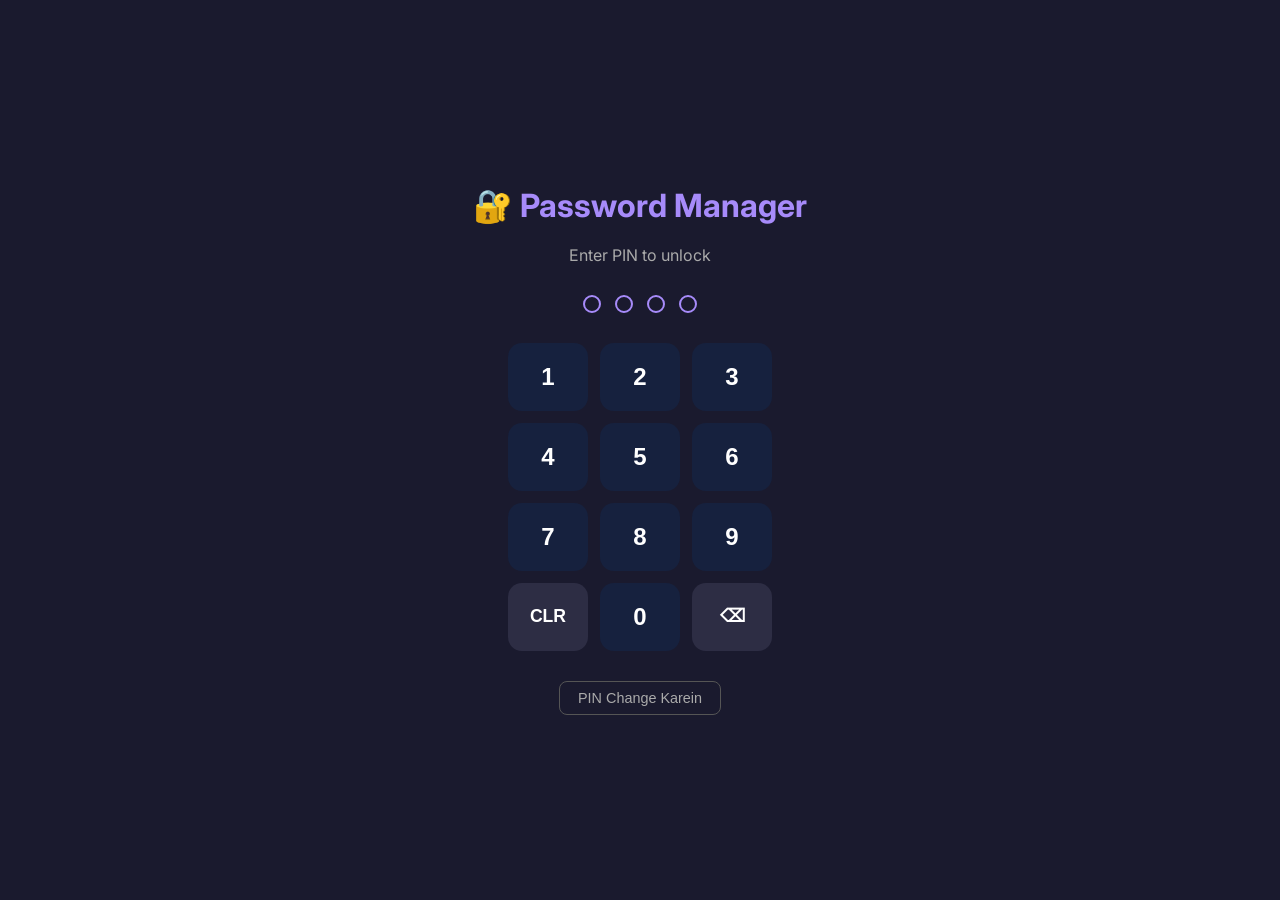
<file: index.html>
<!DOCTYPE html>
<html lang="en">
<head>
    <meta charset="UTF-8">
    <meta name="viewport" content="width=device-width, initial-scale=1.0">
    <title>Password Manager - RAJAT</title>
    <style>
        @import url('https://fonts.googleapis.com/css2?family=Inter:wght@400;500;600;700&display=swap');
        * { box-sizing: border-box; margin: 0; padding: 0; }
        body { font-family: 'Inter', 'Segoe UI', sans-serif; background: #1a1a2e; color: #eee; min-height: 100vh; font-size: 15px; }

        /* PIN SCREEN */
        #pin-screen {
            display: flex; flex-direction: column; align-items: center;
            justify-content: center; height: 100vh; gap: 20px;
        }
        #pin-screen h2 { font-size: 2rem; color: #a78bfa; font-weight: 700; }
        #pin-screen p { color: #aaa; font-size: 1rem; }
        #pin-dots { display: flex; gap: 14px; margin: 10px 0; }
        .dot {
            width: 18px; height: 18px; border-radius: 50%;
            border: 2px solid #a78bfa; background: transparent;
            transition: background 0.2s;
        }
        .dot.filled { background: #a78bfa; }
        #pin-keypad { display: grid; grid-template-columns: repeat(3, 80px); gap: 12px; }
        .key {
            height: 68px; border-radius: 14px; border: none;
            background: #16213e; color: #fff; font-size: 1.5rem; font-weight: 600;
            cursor: pointer; transition: background 0.15s;
        }
        .key:hover { background: #a78bfa; }
        .key.del { background: #2d2d44; font-size: 1.1rem; }
        #pin-error { color: #f87171; font-size: 1rem; display: none; }
        #change-pin-btn {
            margin-top: 10px; background: none; border: 1px solid #555;
            color: #aaa; padding: 8px 18px; border-radius: 8px; cursor: pointer; font-size: 0.9rem;
        }
        #change-pin-btn:hover { border-color: #a78bfa; color: #a78bfa; }

        /* MAIN APP */
        #app { display: none; padding: 20px; max-width: 1200px; margin: 0 auto; }
        .topbar {
            display: flex; justify-content: space-between; align-items: center;
            padding: 16px 24px; background: #16213e; border-radius: 12px;
            margin-bottom: 20px; box-shadow: 0 2px 10px rgba(0,0,0,0.3);
        }
        .topbar h1 { font-size: 1.4rem; color: #a78bfa; font-weight: 700; }
        .topbar-actions { display: flex; gap: 10px; }
        .btn {
            padding: 9px 18px; border-radius: 8px; border: none;
            cursor: pointer; font-size: 0.95rem; font-weight: 600; transition: all 0.15s;
        }
        .btn-primary { background: #a78bfa; color: #fff; }
        .btn-primary:hover { background: #8b5cf6; }
        .btn-danger { background: #f87171; color: #fff; }
        .btn-danger:hover { background: #ef4444; }
        .btn-ghost { background: #2d2d44; color: #ccc; }
        .btn-ghost:hover { background: #3d3d5a; color: #fff; }
        .btn-sm { padding: 6px 12px; font-size: 0.88rem; }

        /* TABS */
        #tabs-bar {
            display: flex; gap: 8px; flex-wrap: wrap;
            margin-bottom: 16px; align-items: center;
        }
        .tab {
            padding: 9px 20px; border-radius: 20px; border: none;
            background: #2d2d44; color: #aaa; cursor: pointer;
            font-size: 0.95rem; font-weight: 500; transition: all 0.15s;
        }
        .tab.active { background: #a78bfa; color: #fff; }
        .tab:hover:not(.active) { background: #3d3d5a; color: #fff; }
        #add-category-btn {
            padding: 8px 16px; border-radius: 20px; border: 2px dashed #555;
            background: none; color: #888; cursor: pointer; font-size: 0.9rem;
        }
        #add-category-btn:hover { border-color: #a78bfa; color: #a78bfa; }

        /* TABLE */
        .table-wrapper { background: #16213e; border-radius: 12px; overflow: hidden; }
        .table-header {
            display: flex; justify-content: space-between; align-items: center;
            padding: 16px 20px; border-bottom: 1px solid #2d2d44;
        }
        .table-header h3 { font-size: 1.1rem; color: #a78bfa; font-weight: 700; }
        table { width: 100%; border-collapse: collapse; }
        thead th {
            background: #0f3460; padding: 13px 16px;
            text-align: left; font-size: 0.88rem; color: #a78bfa;
            text-transform: uppercase; letter-spacing: 0.05em; font-weight: 700;
        }
        tbody tr { border-bottom: 1px solid #1e1e38; transition: background 0.1s; }
        tbody tr:hover { background: #1e1e38; }
        tbody td {
            padding: 13px 16px; font-size: 1rem;
            cursor: pointer; user-select: none;
        }
        tbody td:last-child { cursor: default; }
        .pass-cell { font-family: 'Courier New', monospace; letter-spacing: 0.08em; font-size: 1rem; }
        .clickable-cell { position: relative; }
        .clickable-cell:hover::after {
            content: '📋';
            position: absolute;
            right: 8px;
            top: 50%;
            transform: translateY(-50%);
            font-size: 0.85rem;
            opacity: 0.5;
        }
        .action-btns { display: flex; gap: 6px; }
        .empty-state {
            text-align: center; padding: 50px; color: #666; font-size: 1rem;
        }

        /* MODAL */
        .modal-overlay {
            display: none; position: fixed; inset: 0;
            background: rgba(0,0,0,0.7); z-index: 100;
            align-items: center; justify-content: center;
        }
        .modal-overlay.open { display: flex; }
        .modal {
            background: #1a1a2e; border: 1px solid #2d2d44;
            border-radius: 16px; padding: 28px; width: 480px;
            max-width: 95vw; max-height: 90vh; overflow-y: auto;
        }
        .modal h3 { font-size: 1.2rem; margin-bottom: 20px; color: #a78bfa; font-weight: 700; }
        .form-group { margin-bottom: 14px; }
        .form-group label { display: block; font-size: 0.9rem; color: #aaa; margin-bottom: 5px; }
        .form-group input, .form-group select {
            width: 100%; padding: 10px 13px; border-radius: 8px;
            border: 1px solid #3d3d5a; background: #16213e;
            color: #fff; font-size: 1rem; outline: none; font-family: 'Inter', sans-serif;
        }
        .form-group input:focus, .form-group select:focus { border-color: #a78bfa; }
        .modal-actions { display: flex; justify-content: flex-end; gap: 10px; margin-top: 20px; }
        #col-fields { display: flex; flex-direction: column; gap: 8px; }
        .col-row {
            display: flex; gap: 8px; align-items: center;
        }
        .col-row input { flex: 1; }
        .col-row button {
            padding: 6px 10px; background: #f87171; border: none;
            border-radius: 6px; color: #fff; cursor: pointer; font-size: 0.9rem;
        }
        #add-col-btn {
            margin-top: 6px; background: none; border: 1px dashed #555;
            color: #888; padding: 8px 14px; border-radius: 6px; cursor: pointer; font-size: 0.9rem;
        }
        #add-col-btn:hover { border-color: #a78bfa; color: #a78bfa; }

        /* BULK ENTRY MODAL */
        #bulk-entry-modal .modal {
            width: 95vw; max-width: 1100px;
        }
        .bulk-table-wrap { overflow-x: auto; margin-bottom: 12px; }
        .bulk-table { width: 100%; border-collapse: collapse; }
        .bulk-table thead th {
            background: #0f3460; padding: 10px 10px;
            color: #a78bfa; font-size: 0.88rem; text-transform: uppercase;
            letter-spacing: 0.04em; white-space: nowrap;
        }
        .bulk-table thead th.row-num-col { width: 36px; text-align: center; color: #666; }
        .bulk-table thead th.del-col { width: 40px; }
        .bulk-table tbody tr { border-bottom: 1px solid #1e1e38; }
        .bulk-table tbody tr:hover { background: #1a1a38; }
        .bulk-table tbody td { padding: 6px 6px; }
        .bulk-table tbody td.row-num { text-align: center; color: #555; font-size: 0.85rem; padding-top: 12px; }
        .bulk-input {
            width: 100%; padding: 8px 10px; border-radius: 6px;
            border: 1px solid #2d2d44; background: #0f1625;
            color: #fff; font-size: 0.95rem; font-family: 'Inter', sans-serif;
            outline: none; min-width: 80px;
        }
        .bulk-input:focus { border-color: #a78bfa; background: #16213e; }
        .bulk-del-btn {
            background: none; border: none; color: #555; font-size: 1.1rem;
            cursor: pointer; padding: 4px 8px; border-radius: 6px; transition: all 0.15s;
        }
        .bulk-del-btn:hover { color: #f87171; background: #2d2d44; }
        #add-bulk-row-btn {
            background: none; border: 1px dashed #555; color: #888;
            padding: 8px 18px; border-radius: 8px; cursor: pointer;
            font-size: 0.9rem; margin-bottom: 4px; transition: all 0.15s;
        }
        #add-bulk-row-btn:hover { border-color: #a78bfa; color: #a78bfa; }
        .bulk-count-info { font-size: 0.85rem; color: #666; margin-left: 10px; }

        .toast {
            position: fixed; bottom: 24px; right: 24px;
            background: #22c55e; color: #fff; padding: 13px 22px;
            border-radius: 10px; font-size: 1rem; font-weight: 600; z-index: 999;
            transform: translateY(60px); opacity: 0; transition: all 0.3s;
        }
        .toast.show { transform: translateY(0); opacity: 1; }
    </style>
</head>
<body>

<!-- PIN SCREEN -->
<div id="pin-screen">
    <h2>🔐 Password Manager</h2>
    <p id="pin-label">Enter PIN to unlock</p>
    <div id="pin-dots">
        <div class="dot" id="d0"></div>
        <div class="dot" id="d1"></div>
        <div class="dot" id="d2"></div>
        <div class="dot" id="d3"></div>
    </div>
    <div id="pin-keypad">
        <button class="key" onclick="pinKey('1')">1</button>
        <button class="key" onclick="pinKey('2')">2</button>
        <button class="key" onclick="pinKey('3')">3</button>
        <button class="key" onclick="pinKey('4')">4</button>
        <button class="key" onclick="pinKey('5')">5</button>
        <button class="key" onclick="pinKey('6')">6</button>
        <button class="key" onclick="pinKey('7')">7</button>
        <button class="key" onclick="pinKey('8')">8</button>
        <button class="key" onclick="pinKey('9')">9</button>
        <button class="key del" onclick="pinKey('clear')">CLR</button>
        <button class="key" onclick="pinKey('0')">0</button>
        <button class="key del" onclick="pinKey('back')">⌫</button>
    </div>
    <div id="pin-error">Galat PIN! Dobara try karein.</div>
    <button id="change-pin-btn" onclick="startChangePin()">PIN Change Karein</button>
</div>

<!-- MAIN APP -->
<div id="app">
    <div class="topbar">
        <h1>🔐 Password Manager</h1>
        <div class="topbar-actions">
            <button class="btn btn-primary" onclick="openBulkAdd()">+ Bulk Entry Add</button>
            <button class="btn btn-ghost" onclick="openAddEntry()">+ Single Entry</button>
            <button class="btn btn-ghost" onclick="openChangePinFromApp()">PIN Change</button>
            <button class="btn btn-danger" onclick="logout()">Lock</button>
        </div>
    </div>
    <div id="tabs-bar">
        <button id="add-category-btn" onclick="openAddCategory()">+ Category</button>
    </div>
    <div class="table-wrapper">
        <div class="table-header">
            <h3 id="current-cat-title">Category</h3>
            <div>
                <button class="btn btn-ghost btn-sm" onclick="openEditCategory()">✏️ Rename</button>
                <button class="btn btn-danger btn-sm" onclick="deleteCategory()">🗑 Delete</button>
            </div>
        </div>
        <div id="table-area"></div>
    </div>
</div>

<!-- TOAST -->
<div class="toast" id="toast"></div>

<!-- ADD/EDIT ENTRY MODAL -->
<div class="modal-overlay" id="entry-modal">
    <div class="modal">
        <h3 id="entry-modal-title">Entry Add Karein</h3>
        <div id="entry-form-fields"></div>
        <div class="modal-actions">
            <button class="btn btn-ghost" onclick="closeModal('entry-modal')">Cancel</button>
            <button class="btn btn-primary" onclick="saveEntry()">Save</button>
        </div>
    </div>
</div>

<!-- ADD CATEGORY MODAL -->
<div class="modal-overlay" id="cat-modal">
    <div class="modal">
        <h3 id="cat-modal-title">Naya Category Banayein</h3>
        <div class="form-group">
            <label>Category Name</label>
            <input type="text" id="cat-name-input" placeholder="e.g. NREGA, Bank, Email">
        </div>
        <div class="form-group">
            <label>Columns (fields) define karein</label>
            <div id="col-fields"></div>
            <button id="add-col-btn" onclick="addColField()">+ Column Add Karein</button>
        </div>
        <div class="modal-actions">
            <button class="btn btn-ghost" onclick="closeModal('cat-modal')">Cancel</button>
            <button class="btn btn-primary" onclick="saveCategory()">Category Banayein</button>
        </div>
    </div>
</div>

<!-- CHANGE PIN MODAL -->
<div class="modal-overlay" id="pin-change-modal">
    <div class="modal">
        <h3>PIN Change Karein</h3>
        <div class="form-group">
            <label>Naya PIN (4 digit)</label>
            <input type="password" id="new-pin-input" maxlength="4" placeholder="0000" inputmode="numeric">
        </div>
        <div class="form-group">
            <label>Confirm PIN</label>
            <input type="password" id="confirm-pin-input" maxlength="4" placeholder="0000" inputmode="numeric">
        </div>
        <div class="modal-actions">
            <button class="btn btn-ghost" onclick="closeModal('pin-change-modal')">Cancel</button>
            <button class="btn btn-primary" onclick="saveNewPin()">PIN Save Karein</button>
        </div>
    </div>
</div>

<!-- BULK ADD ENTRIES MODAL -->
<div class="modal-overlay" id="bulk-entry-modal">
    <div class="modal" style="width:95vw;max-width:1100px;">
        <h3 id="bulk-modal-title">📋 Bulk Entry Add Karein</h3>
        <div class="bulk-table-wrap">
            <table class="bulk-table">
                <thead id="bulk-thead"></thead>
                <tbody id="bulk-tbody"></tbody>
            </table>
        </div>
        <div style="display:flex;align-items:center;gap:12px;margin-bottom:8px;">
            <button id="add-bulk-row-btn" onclick="addBulkRow()">+ Row Add Karein</button>
            <span class="bulk-count-info" id="bulk-count-info"></span>
        </div>
        <div class="modal-actions">
            <button class="btn btn-ghost" onclick="closeModal('bulk-entry-modal')">Cancel</button>
            <button class="btn btn-primary" onclick="saveBulkEntries()">Save All Entries</button>
        </div>
    </div>
</div>

<script>
// ===================== CONSTANTS & STATE =====================
const DEFAULT_PIN = '1234';
const SESSION_KEY = 'pm_session';
const DATA_KEY = 'pm_data';
const PIN_KEY = 'pm_pin';
const SESSION_DURATION = 24 * 60 * 60 * 1000; // 24 hours

let currentCategory = null;
let editingEntryIndex = null;
let pinBuffer = '';
let pinMode = 'unlock'; // 'unlock' | 'set-new'

// ===================== PIN HASHING (simple, client-side) =====================
async function hashPin(pin) {
    const msgBuffer = new TextEncoder().encode(pin + 'NregaBot_salt_RAJAT');
    const hashBuffer = await crypto.subtle.digest('SHA-256', msgBuffer);
    const hashArray = Array.from(new Uint8Array(hashBuffer));
    return hashArray.map(b => b.toString(16).padStart(2, '0')).join('');
}

// ===================== SESSION =====================
function checkSession() {
    try {
        const s = JSON.parse(localStorage.getItem(SESSION_KEY) || 'null');
        if (s && (Date.now() - s.ts) < SESSION_DURATION) {
            showApp();
            return true;
        }
    } catch(e) {}
    return false;
}

function setSession() {
    localStorage.setItem(SESSION_KEY, JSON.stringify({ ts: Date.now() }));
}

function logout() {
    localStorage.removeItem(SESSION_KEY);
    location.reload();
}

// ===================== PIN SCREEN =====================
function pinKey(k) {
    if (k === 'clear') { pinBuffer = ''; }
    else if (k === 'back') { pinBuffer = pinBuffer.slice(0, -1); }
    else if (pinBuffer.length < 4) { pinBuffer += k; }
    updateDots();
    if (pinBuffer.length === 4) {
        setTimeout(() => verifyPin(), 150);
    }
}

function updateDots() {
    for (let i = 0; i < 4; i++) {
        document.getElementById('d' + i).classList.toggle('filled', i < pinBuffer.length);
    }
}

async function verifyPin() {
    const stored = localStorage.getItem(PIN_KEY) || await hashPin(DEFAULT_PIN);
    const entered = await hashPin(pinBuffer);
    pinBuffer = '';
    updateDots();
    if (entered === stored) {
        document.getElementById('pin-error').style.display = 'none';
        setSession();
        showApp();
    } else {
        const err = document.getElementById('pin-error');
        err.style.display = 'block';
        err.textContent = 'Galat PIN! Dobara try karein.';
        // shake effect
        const screen = document.getElementById('pin-screen');
        screen.style.animation = 'none';
        setTimeout(() => { screen.style.animation = ''; }, 10);
    }
}

function showApp() {
    document.getElementById('pin-screen').style.display = 'none';
    document.getElementById('app').style.display = 'block';
    loadApp();
}

// Change PIN from pin screen (needs old PIN verification)
function startChangePin() {
    openModal('pin-change-modal');
    document.getElementById('new-pin-input').value = '';
    document.getElementById('confirm-pin-input').value = '';
}

function openChangePinFromApp() {
    openModal('pin-change-modal');
    document.getElementById('new-pin-input').value = '';
    document.getElementById('confirm-pin-input').value = '';
}

async function saveNewPin() {
    const n = document.getElementById('new-pin-input').value.trim();
    const c = document.getElementById('confirm-pin-input').value.trim();
    if (!/^\d{4}$/.test(n)) { showToast('PIN sirf 4 digit ka hona chahiye!', 'red'); return; }
    if (n !== c) { showToast('Dono PIN match nahi karte!', 'red'); return; }
    const hashed = await hashPin(n);
    localStorage.setItem(PIN_KEY, hashed);
    closeModal('pin-change-modal');
    showToast('PIN successfully change ho gaya!');
}
</script>

<script>
// ===================== DATA =====================
function getData() {
    try {
        return JSON.parse(localStorage.getItem(DATA_KEY)) || { categories: [] };
    } catch(e) { return { categories: [] }; }
}

function saveData(data) {
    localStorage.setItem(DATA_KEY, JSON.stringify(data));
}

function getDefaultData() {
    return {
        categories: [
            {
                id: 'nrega',
                name: 'NREGA',
                columns: ['P.Code', 'Panchayat', 'PS User', 'PS Pass', 'Mukhiya User', 'Mukhiya Pass'],
                entries: [
                    ['7','BHURKUNDI','346906553','Bhur@007','34795850875','Bhur@007'],
                    ['8','DHAWA','3493233109','Dhawa@008','34795906774','Dhawa@008'],
                    ['14','KASRAYDIH','3425166865','Kasra@014','34798925315','Kasr@014'],
                    ['19','MATIYARA','34926505269','Mati@019','34794751529','Matiy@019'],
                    ['21','PALOJORI','3425185498','Paloj@021','34794546567','Paloj@021']
                ]
            }
        ]
    };
}

// ===================== APP LOAD =====================
function loadApp() {
    let data = getData();
    if (!data.categories || data.categories.length === 0) {
        data = getDefaultData();
        saveData(data);
    }
    currentCategory = data.categories[0].id;
    renderTabs();
    renderTable();
}

// ===================== TABS =====================
function renderTabs() {
    const data = getData();
    const bar = document.getElementById('tabs-bar');
    // Remove old tabs
    bar.querySelectorAll('.tab').forEach(t => t.remove());
    const addBtn = document.getElementById('add-category-btn');
    data.categories.forEach(cat => {
        const t = document.createElement('button');
        t.className = 'tab' + (cat.id === currentCategory ? ' active' : '');
        t.textContent = cat.name;
        t.onclick = () => { currentCategory = cat.id; renderTabs(); renderTable(); };
        bar.insertBefore(t, addBtn);
    });
}

// ===================== TABLE =====================
function renderTable() {
    const data = getData();
    const cat = data.categories.find(c => c.id === currentCategory);
    document.getElementById('current-cat-title').textContent = cat ? cat.name : '';
    const area = document.getElementById('table-area');
    if (!cat || cat.entries.length === 0) {
        area.innerHTML = '<div class="empty-state">Koi entry nahi hai. "Entry Add Karein" button se add karein.</div>';
        return;
    }
    let html = '<table><thead><tr>';
    cat.columns.forEach(col => { html += `<th>${col}</th>`; });
    html += '<th>Actions</th></tr></thead><tbody>';
    cat.entries.forEach((row, i) => {
        html += '<tr>';
        row.forEach((cell, j) => {
            const isPass = cat.columns[j].toLowerCase().includes('pass') ||
                           cat.columns[j].toLowerCase().includes('password');
            html += `<td class="clickable-cell ${isPass ? 'pass-cell' : ''}" onclick="copyText('${escapeAttr(cell)}')">${cell}</td>`;
        });
        html += `<td><div class="action-btns">
            <button class="btn btn-ghost btn-sm" onclick="openEditEntry(${i})">✏️</button>
            <button class="btn btn-danger btn-sm" onclick="deleteEntry(${i})">🗑</button>
        </div></td></tr>`;
    });
    html += '</tbody></table>';
    area.innerHTML = html;
}

function escapeAttr(s) {
    return String(s).replace(/'/g, "\\'").replace(/"/g, '&quot;');
}

// ===================== COPY =====================
function copyText(text) {
    navigator.clipboard.writeText(text).then(() => {
        showToast('✓ Copied!');
    });
}
</script>

<script>
// ===================== ENTRY CRUD =====================
// Category ID locked at modal-open time, not at save time
let activeModalCategoryId = null;

function openAddEntry() {
    editingEntryIndex = null;
    const data = getData();
    const cat = data.categories.find(c => c.id === currentCategory);
    if (!cat) { showToast('Pehle ek category banayein!', 'red'); return; }
    activeModalCategoryId = cat.id;
    document.getElementById('entry-modal-title').textContent = 'Entry Add Karein - ' + cat.name;
    const fields = document.getElementById('entry-form-fields');
    fields.innerHTML = '';
    cat.columns.forEach((col, i) => {
        fields.innerHTML += `<div class="form-group">
            <label>${col}</label>
            <input type="text" id="ef_${i}" placeholder="${col}">
        </div>`;
    });
    openModal('entry-modal');
}

function openEditEntry(idx) {
    editingEntryIndex = idx;
    const data = getData();
    const cat = data.categories.find(c => c.id === currentCategory);
    activeModalCategoryId = cat.id;
    document.getElementById('entry-modal-title').textContent = 'Entry Edit Karein - ' + cat.name;
    const fields = document.getElementById('entry-form-fields');
    fields.innerHTML = '';
    cat.columns.forEach((col, i) => {
        fields.innerHTML += `<div class="form-group">
            <label>${col}</label>
            <input type="text" id="ef_${i}" value="${escapeAttr(cat.entries[idx][i] || '')}" placeholder="${col}">
        </div>`;
    });
    openModal('entry-modal');
}

function saveEntry() {
    const data = getData();
    const cat = data.categories.find(c => c.id === activeModalCategoryId);
    if (!cat) { showToast('Category nahi mili!', 'red'); return; }
    const row = cat.columns.map((_, i) => {
        const el = document.getElementById('ef_' + i);
        return el ? el.value.trim() : '';
    });
    if (editingEntryIndex === null) {
        cat.entries.push(row);
    } else {
        cat.entries[editingEntryIndex] = row;
    }
    saveData(data);
    closeModal('entry-modal');
    // Switch view to the category where entry was saved
    currentCategory = activeModalCategoryId;
    renderTabs();
    renderTable();
    showToast(editingEntryIndex === null ? 'Entry add ho gayi!' : 'Entry update ho gayi!');
}

function deleteEntry(idx) {
    if (!confirm('Kya aap is entry ko delete karna chahte hain?')) return;
    const data = getData();
    const cat = data.categories.find(c => c.id === currentCategory);
    cat.entries.splice(idx, 1);
    saveData(data);
    renderTable();
    showToast('Entry delete ho gayi!');
}

// ===================== BULK ADD =====================
let bulkColumns = [];
let bulkCategoryId = null;

function openBulkAdd() {
    const data = getData();
    const cat = data.categories.find(c => c.id === currentCategory);
    if (!cat) { showToast('Pehle ek category banayein!', 'red'); return; }
    bulkCategoryId = cat.id;
    bulkColumns = cat.columns;
    document.getElementById('bulk-modal-title').textContent = '📋 Bulk Entry Add — ' + cat.name;

    // Build header
    const thead = document.getElementById('bulk-thead');
    thead.innerHTML = '<tr><th class="row-num-col">#</th>' +
        bulkColumns.map(c => `<th>${c}</th>`).join('') +
        '<th class="del-col"></th></tr>';

    // Clear body and add 5 default rows
    document.getElementById('bulk-tbody').innerHTML = '';
    for (let i = 0; i < 5; i++) addBulkRow();

    updateBulkCount();
    openModal('bulk-entry-modal');
}

function addBulkRow() {
    const tbody = document.getElementById('bulk-tbody');
    const rowNum = tbody.querySelectorAll('tr').length + 1;
    const tr = document.createElement('tr');
    tr.innerHTML = `<td class="row-num">${rowNum}</td>` +
        bulkColumns.map((col, j) => {
            const isPass = col.toLowerCase().includes('pass');
            return `<td><input class="bulk-input" type="text" 
                placeholder="${col}" 
                style="${isPass ? 'font-family:Courier New,monospace;' : ''}"
                data-col="${j}"></td>`;
        }).join('') +
        `<td><button class="bulk-del-btn" onclick="removeBulkRow(this)" title="Row hatao">✕</button></td>`;
    tbody.appendChild(tr);
    updateBulkCount();
    // Focus first input of new row
    tr.querySelector('.bulk-input').focus();
}

function removeBulkRow(btn) {
    const tbody = document.getElementById('bulk-tbody');
    if (tbody.querySelectorAll('tr').length <= 1) {
        showToast('Kam se kam ek row honi chahiye!', 'red'); return;
    }
    btn.closest('tr').remove();
    // Renumber
    tbody.querySelectorAll('tr').forEach((tr, i) => {
        tr.querySelector('.row-num').textContent = i + 1;
    });
    updateBulkCount();
}

function updateBulkCount() {
    const count = document.getElementById('bulk-tbody').querySelectorAll('tr').length;
    document.getElementById('bulk-count-info').textContent = `${count} row${count !== 1 ? 's' : ''}`;
}

function saveBulkEntries() {
    const tbody = document.getElementById('bulk-tbody');
    const rows = tbody.querySelectorAll('tr');
    const newEntries = [];
    let skipped = 0;

    rows.forEach(tr => {
        const inputs = tr.querySelectorAll('.bulk-input');
        const values = Array.from(inputs).map(inp => inp.value.trim());
        // Skip completely empty rows silently
        if (values.every(v => v === '')) { skipped++; return; }
        newEntries.push(values);
    });

    if (newEntries.length === 0) {
        showToast('Koi entry nahi bhari! Kuch fields fill karein.', 'red'); return;
    }

    const data = getData();
    const cat = data.categories.find(c => c.id === bulkCategoryId);
    if (!cat) { showToast('Category nahi mili!', 'red'); return; }
    cat.entries.push(...newEntries);
    saveData(data);
    closeModal('bulk-entry-modal');
    // Switch view to the category where entries were saved
    currentCategory = bulkCategoryId;
    renderTabs();
    renderTable();
    const msg = skipped > 0
        ? `${newEntries.length} entries save hui! (${skipped} empty rows skip ki)`
        : `${newEntries.length} entries save ho gayi!`;
    showToast(msg);
}

// ===================== CATEGORY CRUD =====================
let editingCategoryMode = false;

function openAddCategory() {
    editingCategoryMode = false;
    document.getElementById('cat-modal-title').textContent = 'Naya Category Banayein';
    document.getElementById('cat-name-input').value = '';
    document.getElementById('col-fields').innerHTML = '';
    addColField('P.Code');
    addColField('Name');
    addColField('Username');
    addColField('Password');
    openModal('cat-modal');
}

function openEditCategory() {
    const data = getData();
    const cat = data.categories.find(c => c.id === currentCategory);
    if (!cat) return;
    editingCategoryMode = true;
    document.getElementById('cat-modal-title').textContent = 'Category Edit Karein';
    document.getElementById('cat-name-input').value = cat.name;
    document.getElementById('col-fields').innerHTML = '';
    cat.columns.forEach(col => addColField(col));
    openModal('cat-modal');
}

function addColField(value = '') {
    const container = document.getElementById('col-fields');
    const row = document.createElement('div');
    row.className = 'col-row';
    row.innerHTML = `<input type="text" placeholder="Column naam" value="${escapeAttr(value)}">
        <button onclick="this.parentElement.remove()">✕</button>`;
    container.appendChild(row);
}

function saveCategory() {
    const name = document.getElementById('cat-name-input').value.trim();
    if (!name) { showToast('Category naam zaruri hai!', 'red'); return; }
    const cols = Array.from(document.querySelectorAll('#col-fields .col-row input'))
        .map(i => i.value.trim()).filter(v => v);
    if (cols.length === 0) { showToast('Kam se kam ek column hona chahiye!', 'red'); return; }
    const data = getData();
    if (editingCategoryMode) {
        const cat = data.categories.find(c => c.id === currentCategory);
        cat.name = name;
        // Adjust entries to match new column count
        const oldLen = cat.columns.length;
        cat.columns = cols;
        cat.entries = cat.entries.map(e => {
            const newE = cols.map((_, i) => e[i] || '');
            return newE;
        });
    } else {
        const id = 'cat_' + Date.now();
        data.categories.push({ id, name, columns: cols, entries: [] });
        currentCategory = id;
    }
    saveData(data);
    closeModal('cat-modal');
    renderTabs();
    renderTable();
    showToast(editingCategoryMode ? 'Category update ho gayi!' : 'Naya category ban gaya!');
}

function deleteCategory() {
    const data = getData();
    if (data.categories.length <= 1) { showToast('Kam se kam ek category rakhna zaruri hai!', 'red'); return; }
    const cat = data.categories.find(c => c.id === currentCategory);
    if (!confirm(`"${cat.name}" category aur uski saari entries delete ho jaengi. Confirm?`)) return;
    data.categories = data.categories.filter(c => c.id !== currentCategory);
    saveData(data);
    currentCategory = data.categories[0].id;
    renderTabs();
    renderTable();
    showToast('Category delete ho gayi!');
}

// ===================== MODAL HELPERS =====================
function openModal(id) { document.getElementById(id).classList.add('open'); }
function closeModal(id) { document.getElementById(id).classList.remove('open'); }

// Close modal on overlay click
document.querySelectorAll('.modal-overlay').forEach(overlay => {
    overlay.addEventListener('click', e => {
        if (e.target === overlay) overlay.classList.remove('open');
    });
});

// ===================== TOAST =====================
function showToast(msg, type = 'green') {
    const t = document.getElementById('toast');
    t.textContent = msg;
    t.style.background = type === 'red' ? '#ef4444' : '#22c55e';
    t.classList.add('show');
    setTimeout(() => t.classList.remove('show'), 2500);
}

// ===================== INIT =====================
window.addEventListener('DOMContentLoaded', () => {
    if (!checkSession()) {
        // Show PIN screen - already visible by default
    }

    // Physical keyboard support for PIN
    document.addEventListener('keydown', (e) => {
        if (document.getElementById('pin-screen').style.display === 'none') return;
        // Ignore if user is typing in an input field
        if (e.target.tagName === 'INPUT') return;
        if (e.key >= '0' && e.key <= '9') { pinKey(e.key); }
        else if (e.key === 'Backspace') { pinKey('back'); }
        else if (e.key === 'Delete' || e.key === 'Escape') { pinKey('clear'); }
    });

    // Tab key in bulk table: move to next input, Enter = add new row from last cell
    document.getElementById('bulk-entry-modal').addEventListener('keydown', (e) => {
        if (!e.target.classList.contains('bulk-input')) return;
        const allInputs = Array.from(document.querySelectorAll('#bulk-tbody .bulk-input'));
        const idx = allInputs.indexOf(e.target);
        if (e.key === 'Enter' || (e.key === 'Tab' && !e.shiftKey && idx === allInputs.length - 1)) {
            e.preventDefault();
            addBulkRow();
        }
    });
});
</script>
</body>
</html>
</file>
